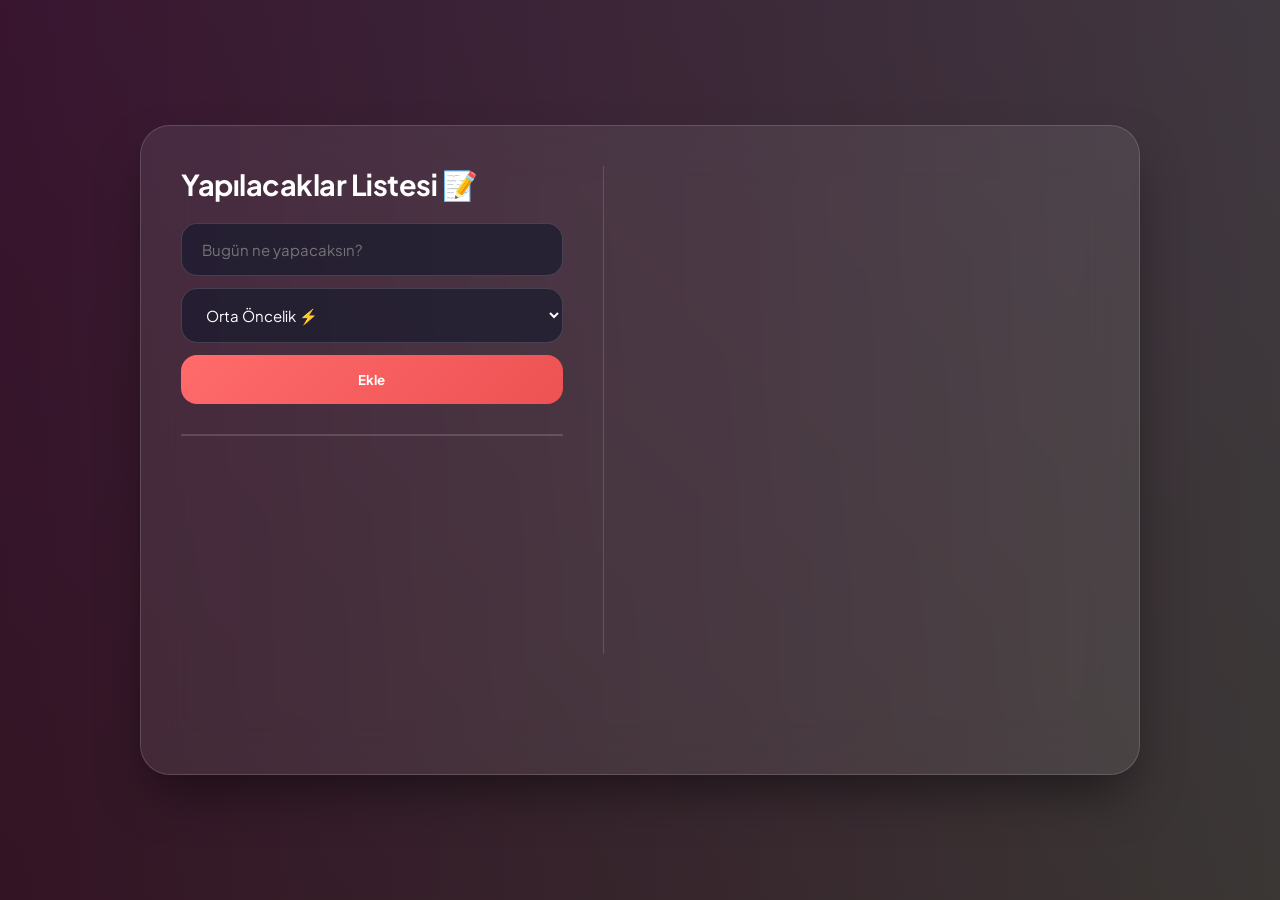
<file: enter-handlar/index.html>
<!DOCTYPE html>
<html lang="tr">

<head>
    <meta charset="UTF-8">
    <title>Yapılacaklar Listesi</title>
    <link rel="stylesheet" href="style.css">
    <!-- Font Awesome (Çöp kutusu ikonu için CDN linki) -->
    <link rel="stylesheet" href="https://cdnjs.cloudflare.com/ajax/libs/font-awesome/6.4.0/css/all.min.css">
</head>

<body>

    <div class="kapsayici">
        <div class="icerik-alani">
            <!-- SOl SÜTUN: Veri Girişi ve İstatistikler -->
            <div class="sol-sutun">
                <h2>Yapılacaklar Listesi 📝</h2>

                <!-- İstatistik Alanı -->
                <div class="istatistikler" id="istatistikler" style="display: none;">
                    <span id="toplam-gorev">Toplam: 0</span>
                    <span id="tamamlanan-gorev">Tamamlanan: 0</span>
                </div>

                <div class="giris-alani">
                    <input type="text" id="veri-kutusu" placeholder="Bugün ne yapacaksın?">
                    <select id="oncelik-secimi" class="oncelik-secimi">
                        <option value="1">Düşük Öncelik 🍃</option>
                        <option value="2" selected>Orta Öncelik ⚡</option>
                        <option value="3">Yüksek Öncelik 🔥</option>
                    </select>
                    <button onclick="elemanEkle()" id="ekle-butonu">Ekle</button>
                </div>

                <!-- Ağaç Animasyon Alanı -->
                <div class="agac-kapsayici" id="agac-kapsayici">
                    <div class="agac-govde" id="agac-govde">
                        <!-- Adam Asmaca Dalı -->
                        <div class="agac-dali" id="agac-dali">
                            <div class="adam-asmaca" id="adam-asmaca">
                                <div class="parca ip" id="adam-ip"></div>
                                <div class="parca kafa" id="adam-kafa"></div>
                                <div class="govde-merkez">
                                    <div class="parca govde" id="adam-govde"></div>
                                    <div class="parca kol sol-kol" id="adam-sol-kol"></div>
                                    <div class="parca kol sag-kol" id="adam-sag-kol"></div>
                                    <div class="parca bacak sol-bacak" id="adam-sol-bacak"></div>
                                    <div class="parca bacak sag-bacak" id="adam-sag-bacak"></div>
                                </div>
                            </div>
                        </div>
                    </div>
                    <div class="agac-yapraklari" id="agac-yapraklari"></div>
                </div>
            </div>

            <!-- SAĞ SÜTUN: Liste ve Sayfalama -->
            <div class="sag-sutun">
                <!-- Listemiz buraya dinamik olarak eklenecek -->
                <ul id="liste">
                </ul>

                <!-- Sayfalama (Pagination) Kontrolleri -->
                <div class="sayfalama-alani" id="sayfalama" style="display: none;">
                    <button id="onceki-btn" onclick="sayfaDegistir(-1)"><i
                            class="fa-solid fa-chevron-left"></i></button>
                    <span id="sayfa-bilgisi">1 / 1</span>
                    <button id="sonraki-btn" onclick="sayfaDegistir(1)"><i
                            class="fa-solid fa-chevron-right"></i></button>
                </div>
            </div>
        </div>
    </div>

    <script src="script.js"></script>
</body>

</html>
</file>
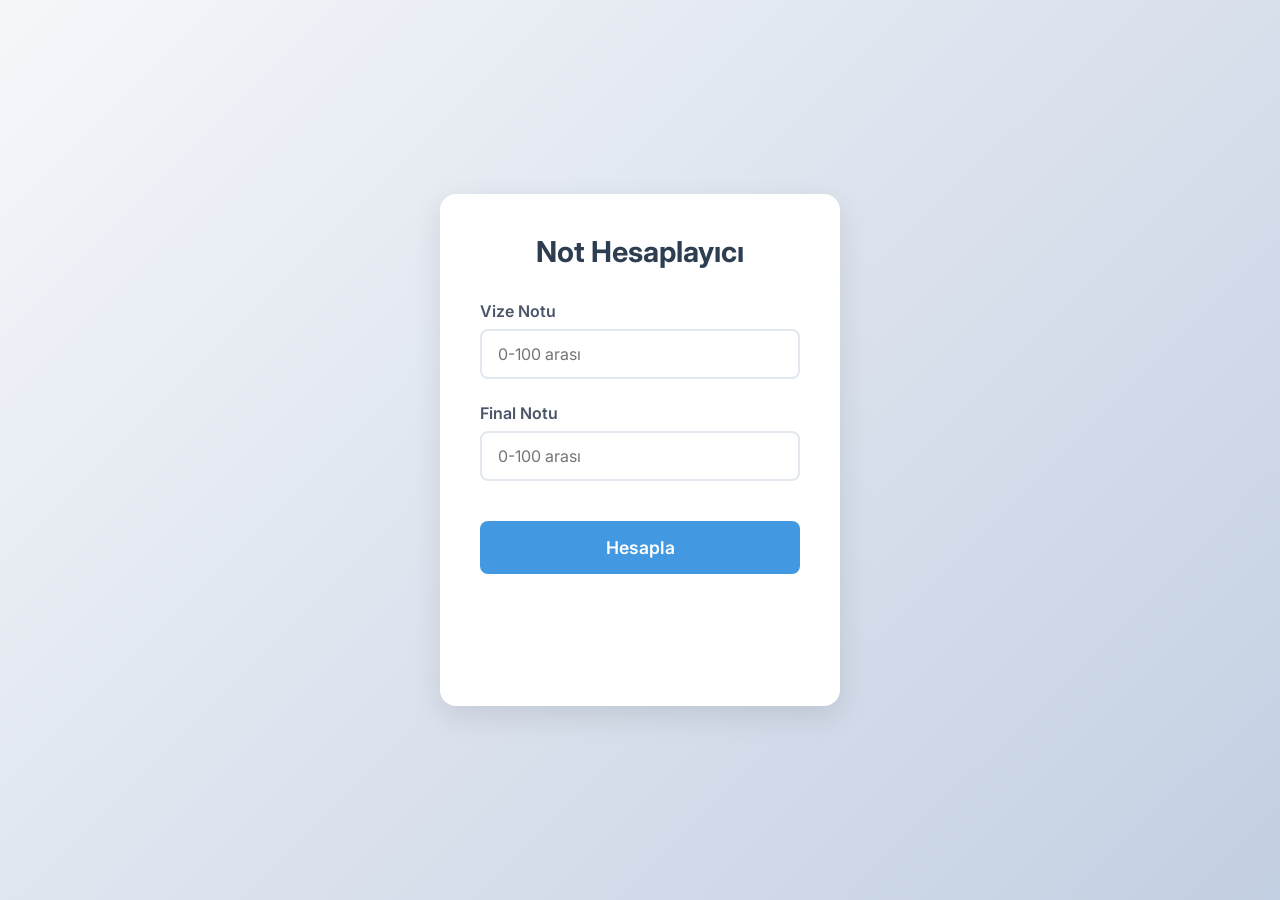
<file: vize-final-hesaplayici/index.html>
<!DOCTYPE html>
<html lang="tr">

<head>
    <meta charset="UTF-8">
    <meta name="viewport" content="width=device-width, initial-scale=1.0">
    <title>Vize ve Final Hesaplayıcı</title>
    <link rel="stylesheet" href="style.css">
    <link href="https://fonts.googleapis.com/css2?family=Inter:wght@400;600;700&display=swap" rel="stylesheet">
</head>

<body>
    <div class="card">
        <h1>Not Hesaplayıcı</h1>

        <div class="input-group">
            <label for="vize">Vize Notu</label>
            <input type="number" id="vize" placeholder="0-100 arası" min="0" max="100">
        </div>

        <div class="input-group">
            <label for="final">Final Notu</label>
            <input type="number" id="final" placeholder="0-100 arası" min="0" max="100">
        </div>

        <button id="hesaplaBtn">Hesapla</button>

        <div id="sonucAlani" class="result-area">
            <!-- Sonuç buraya yazdırılacak -->
        </div>
    </div>

    <script src="script.js"></script>
</body>

</html>
</file>
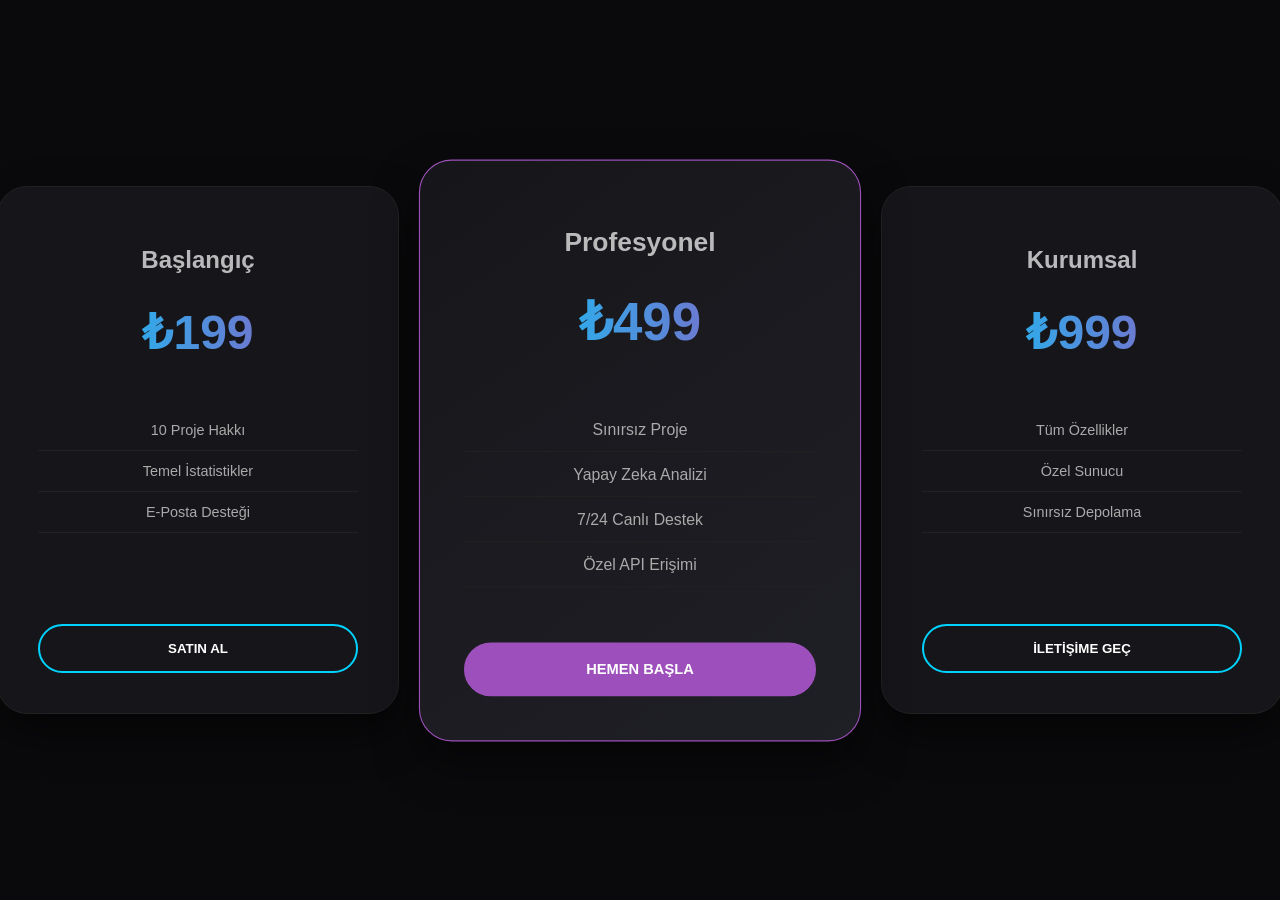
<file: fiyat-flex/index3.html>
<!DOCTYPE html>
<html lang="tr">
<head>
    <meta charset="UTF-8">
    <meta name="viewport" content="width=device-width, initial-scale=1.0">
    <title>Neon SaaS Pricing</title>
    <style>
        :root {
            --bg: #0a0a0c;
            --card-bg: #16161a;
            --neon-blue: #00d2ff;
            --neon-purple: #9d50bb;
            --text: #ffffff;
        }

        body {
            margin: 0;
            padding: 0;
            background-color: var(--bg);
            font-family: 'Poppins', sans-serif;
            color: var(--text);
            display: flex;
            justify-content: center;
            align-items: center;
            min-height: 100vh;
        }

        /* FLEXBOX AYARLARI */
        .pricing-wrapper {
            display: flex;
            flex-direction: row; /* Masaüstü: Yan yana */
            gap: 40px;
            padding: 20px;
            perspective: 1000px;
        }

        .card {
            background: var(--card-bg);
            width: 320px;
            padding: 40px;
            border-radius: 30px;
            text-align: center;
            position: relative;
            transition: all 0.5s ease;
            border: 1px solid #222;
            display: flex;
            flex-direction: column;
            box-shadow: 0 20px 40px rgba(0,0,0,0.5);
        }

        /* MAVİ VE MOR GRADIENT GEÇİŞLERİ */
        .card:hover {
            transform: translateY(-20px) rotateX(10deg);
            border-color: var(--neon-blue);
            box-shadow: 0 0 30px rgba(0, 210, 255, 0.2);
        }

        /* ORTADAKİ ÖNE ÇIKAN KART (Farklı Renk ve Glow) */
        .card.featured {
            border-color: var(--neon-purple);
            transform: scale(1.1);
            z-index: 10;
            background: linear-gradient(145deg, #16161a, #1f1f26);
        }

        .card.featured:hover {
            box-shadow: 0 0 50px rgba(157, 80, 187, 0.4);
        }

        /* FİYAT VE BAŞLIK */
        h2 { font-size: 1.5rem; margin-bottom: 10px; opacity: 0.7; }
        
        .price {
            font-size: 3rem;
            font-weight: 800;
            margin: 20px 0;
            background: linear-gradient(to right, var(--neon-blue), var(--neon-purple));
            -webkit-background-clip: text;
            -webkit-text-fill-color: transparent;
        }

        /* LİSTE */
        ul {
            list-style: none;
            padding: 0;
            margin: 30px 0;
            flex-grow: 1;
        }

        li {
            padding: 12px 0;
            color: #aaa;
            font-size: 0.9rem;
            border-bottom: 1px solid #222;
        }

        /* BUTON (PARLAYAN EFEKT) */
        .btn {
            background: transparent;
            color: white;
            border: 2px solid var(--neon-blue);
            padding: 15px;
            border-radius: 50px;
            font-weight: bold;
            text-transform: uppercase;
            cursor: pointer;
            transition: all 0.3s;
            margin-top: 20px;
        }

        .featured .btn {
            border-color: var(--neon-purple);
            background: var(--neon-purple);
        }

        .btn:hover {
            background: var(--neon-blue);
            box-shadow: 0 0 20px var(--neon-blue);
            color: black;
        }

        /* MOBİL AYARLAR */
        @media (max-width: 968px) {
            .pricing-wrapper {
                flex-direction: column; /* Mobil: Alt alta */
                align-items: center;
                padding-top: 100px;
            }
            .card.featured {
                transform: scale(1);
            }
        }
    </style>
</head>
<body>

    <div class="pricing-wrapper">
        <div class="card">
            <h2>Başlangıç</h2>
            <div class="price">₺199</div>
            <ul>
                <li>10 Proje Hakkı</li>
                <li>Temel İstatistikler</li>
                <li>E-Posta Desteği</li>
            </ul>
            <button class="btn">Satın Al</button>
        </div>

        <div class="card featured">
            <h2>Profesyonel</h2>
            <div class="price">₺499</div>
            <ul>
                <li>Sınırsız Proje</li>
                <li>Yapay Zeka Analizi</li>
                <li>7/24 Canlı Destek</li>
                <li>Özel API Erişimi</li>
            </ul>
            <button class="btn">Hemen Başla</button>
        </div>

        <div class="card">
            <h2>Kurumsal</h2>
            <div class="price">₺999</div>
            <ul>
                <li>Tüm Özellikler</li>
                <li>Özel Sunucu</li>
                <li>Sınırsız Depolama</li>
            </ul>
            <button class="btn">İletişime Geç</button>
        </div>
    </div>

</body>
</html>
</file>
<file: enter-handlar/style.css>
@import url('https://fonts.googleapis.com/css2?family=Plus+Jakarta+Sans:wght@300;400;500;600;700&display=swap');

:root {
    --primary: #ff6b6b;
    --primary-dark: #ee5253;
    --accent: #48dbfb;
    --success: #1dd1a1;
    --warning: #feca57;
    --danger: #ff6b6b;
    --glass-bg: rgba(255, 255, 255, 0.08);
    --glass-border: rgba(255, 255, 255, 0.15);
}

* {
    margin: 0;
    padding: 0;
    box-sizing: border-box;
    font-family: 'Plus Jakarta Sans', sans-serif;
}

body {
    background: #0f172a; /* Koyu arka plan temel */
    background-image: linear-gradient(45deg, #0f172a, #1e1b4b);
    min-height: 100vh;
    display: flex;
    justify-content: center;
    align-items: center;
    padding: 20px;
    overflow-x: hidden;
}

/* RGB Kenar Işıklandırması Animasyonu */
body::before {
    content: '';
    position: absolute;
    top: 0; left: 0; right: 0; bottom: 0;
    background: linear-gradient(90deg, #ff0000, #ff7f00, #ffff00, #00ff00, #0000ff, #4b0082, #9400d3, #ff0000);
    background-size: 400% 100%;
    z-index: -1;
    opacity: 0.15;
    animation: rgbIşıklandirma 15s linear infinite;
}

@keyframes rgbIşıklandirma {
    0% { background-position: 0% 50%; }
    100% { background-position: 400% 50%; }
}

.kapsayici {
    background: var(--glass-bg);
    backdrop-filter: blur(25px);
    -webkit-backdrop-filter: blur(25px);
    border: 1px solid var(--glass-border);
    width: 100%;
    max-width: 1000px;
    padding: 40px;
    border-radius: 30px;
    box-shadow: 0 25px 50px -12px rgba(0, 0, 0, 0.5);
    display: flex;
    flex-direction: column;
    min-height: 650px;
}

.icerik-alani {
    display: grid;
    grid-template-columns: 1fr 1.3fr;
    gap: 40px;
    height: 100%;
}

.sag-sutun {
    display: flex;
    flex-direction: column;
    height: 100%;
    border-left: 1px solid var(--glass-border);
    padding-left: 40px;
}

h2 {
    color: #fff;
    font-size: 1.8rem;
    font-weight: 700;
    margin-bottom: 20px;
    letter-spacing: -0.5px;
}

.istatistikler {
    display: flex;
    gap: 15px;
    margin-bottom: 30px;
}

.istatistikler span {
    background: rgba(255, 255, 255, 0.05);
    border: 1px solid var(--glass-border);
    padding: 10px 18px;
    border-radius: 14px;
    font-size: 13px;
    color: #cbd5e1;
    font-weight: 600;
}

.giris-alani {
    display: flex;
    flex-direction: column;
    gap: 12px;
}

input, .oncelik-secimi {
    width: 100%;
    padding: 16px 20px;
    border: 1px solid var(--glass-border);
    border-radius: 16px;
    outline: none;
    font-size: 15px;
    background: rgba(15, 23, 42, 0.6);
    color: #fff;
    transition: all 0.3s cubic-bezier(0.4, 0, 0.2, 1);
}

input:focus, .oncelik-secimi:focus {
    border-color: var(--accent);
    box-shadow: 0 0 0 4px rgba(72, 219, 251, 0.15);
    background: rgba(15, 23, 42, 0.8);
}

.buton-grubu {
    display: flex;
    gap: 12px;
    margin-top: 10px;
}

button#ekle-butonu {
    flex: 1;
    padding: 16px;
    border: none;
    background: linear-gradient(135deg, var(--primary), var(--primary-dark));
    color: white;
    font-weight: 700;
    border-radius: 16px;
    cursor: pointer;
    transition: all 0.3s ease;
}

button#ekle-butonu:hover {
    transform: translateY(-2px);
    box-shadow: 0 10px 20px -5px rgba(238, 82, 83, 0.5);
}

button#ses-butonu {
    width: 60px;
    background: rgba(255, 255, 255, 0.1);
    border: 1px solid var(--glass-border);
    color: white;
    border-radius: 16px;
    cursor: pointer;
    transition: all 0.3s ease;
}

button#ses-butonu.dinliyor {
    background: var(--danger);
    animation: pulse 1.5s infinite;
}

ul {
    list-style: none;
    display: flex;
    flex-direction: column;
    gap: 12px;
    max-height: 400px;
    overflow-y: auto;
    padding-right: 5px;
}

/* Kaydırma çubuğu tasarımı */
ul::-webkit-scrollbar { width: 5px; }
ul::-webkit-scrollbar-thumb { background: var(--glass-border); border-radius: 10px; }

ul li {
    background: rgba(255, 255, 255, 0.03);
    border: 1px solid var(--glass-border);
    padding: 16px 20px;
    border-radius: 18px;
    display: flex;
    justify-content: space-between;
    align-items: center;
    transition: all 0.2s ease;
}

ul li:hover {
    background: rgba(255, 255, 255, 0.07);
    transform: translateX(5px);
}

ul li.oncelik-yuksek { border-left: 5px solid var(--danger); }
ul li.oncelik-orta { border-left: 5px solid var(--warning); }
ul li.oncelik-dusuk { border-left: 5px solid var(--success); }

.gorev-metni {
    color: #f8fafc;
    font-weight: 500;
}

ul li.yapildi .gorev-metni {
    text-decoration: line-through;
    opacity: 0.5;
}

.btn-sil {
    color: #94a3b8;
    background: transparent;
    border: none;
    cursor: pointer;
    font-size: 1.1rem;
    transition: color 0.2s;
}

.btn-sil:hover { color: var(--danger); }

/* Sayfalama */
.sayfalama-alani {
    display: flex;
    justify-content: center;
    align-items: center;
    gap: 20px;
    margin-top: auto;
    padding-top: 20px;
}

#sayfa-bilgisi { color: #94a3b8; font-size: 0.9rem; font-weight: 600; }

/* --- AĞAÇ VE ADAM ASMACA (MODERNİZASYON) --- */
.agac-kapsayici {
    margin-top: 30px;
    height: 220px;
    border-top: 2px solid var(--glass-border);
    display: flex;
    justify-content: center;
    align-items: flex-end;
}

.agac-govde {
    background: linear-gradient(to top, #334155, #475569);
    border-radius: 8px 8px 0 0;
}

.yaprak {
    background: linear-gradient(135deg, #10b981, #059669);
    box-shadow: 0 10px 15px -3px rgba(0, 0, 0, 0.3);
}

.adam-asmaca .parca {
    background: #f1f5f9; /* Parçaları daha belirgin beyaz yaptık */
}

@keyframes pulse {
    0% { transform: scale(1); box-shadow: 0 0 0 0 rgba(231, 76, 60, 0.7); }
    70% { transform: scale(1.1); box-shadow: 0 0 0 10px rgba(231, 76, 60, 0); }
    100% { transform: scale(1); box-shadow: 0 0 0 0 rgba(231, 76, 60, 0); }
}

@media (max-width: 850px) {
    .icerik-alani { grid-template-columns: 1fr; }
    .sag-sutun { border-left: none; padding-left: 0; padding-top: 30px; border-top: 1px solid var(--glass-border); }
}
</file>
<file: vize-final-hesaplayici/style.css>
* {
    margin: 0;
    padding: 0;
    box-sizing: border-box;
}

body {
    font-family: 'Inter', sans-serif;
    background: linear-gradient(135deg, #f5f7fa 0%, #c3cfe2 100%);
    display: flex;
    justify-content: center;
    align-items: center;
    min-height: 100vh;
    color: #333;
}

.card {
    background: #ffffff;
    padding: 2.5rem;
    border-radius: 16px;
    box-shadow: 0 10px 30px rgba(0, 0, 0, 0.1);
    width: 100%;
    max-width: 400px;
    text-align: center;
    transition: transform 0.3s ease;
}

.card:hover {
    transform: translateY(-5px);
}

h1 {
    font-size: 1.8rem;
    color: #2c3e50;
    margin-bottom: 2rem;
}

.input-group {
    margin-bottom: 1.5rem;
    text-align: left;
}

.input-group label {
    display: block;
    font-weight: 600;
    margin-bottom: 0.5rem;
    color: #4a5568;
}

.input-group input {
    width: 100%;
    padding: 0.8rem 1rem;
    border: 2px solid #e2e8f0;
    border-radius: 8px;
    font-size: 1rem;
    outline: none;
    transition: border-color 0.3s ease;
    font-family: 'Inter', sans-serif;
}

.input-group input:focus {
    border-color: #4299e1;
}

button {
    width: 100%;
    padding: 1rem;
    background-color: #4299e1;
    color: white;
    border: none;
    border-radius: 8px;
    font-size: 1.1rem;
    font-weight: 600;
    cursor: pointer;
    transition: background-color 0.3s ease;
    margin-top: 1rem;
    font-family: 'Inter', sans-serif;
}

button:hover {
    background-color: #3182ce;
}

.result-area {
    margin-top: 2rem;
    min-height: 60px;
    display: flex;
    flex-direction: column;
    justify-content: center;
    align-items: center;
}

.result-text {
    font-size: 2.5rem;
    font-weight: 700;
    margin-top: 0.5rem;
    text-transform: uppercase;
    letter-spacing: 2px;
}

.pass {
    color: #48bb78;
}

.fail {
    color: #f56565;
}

.average-text {
    font-size: 1.1rem;
    color: #718096;
}
</file>
